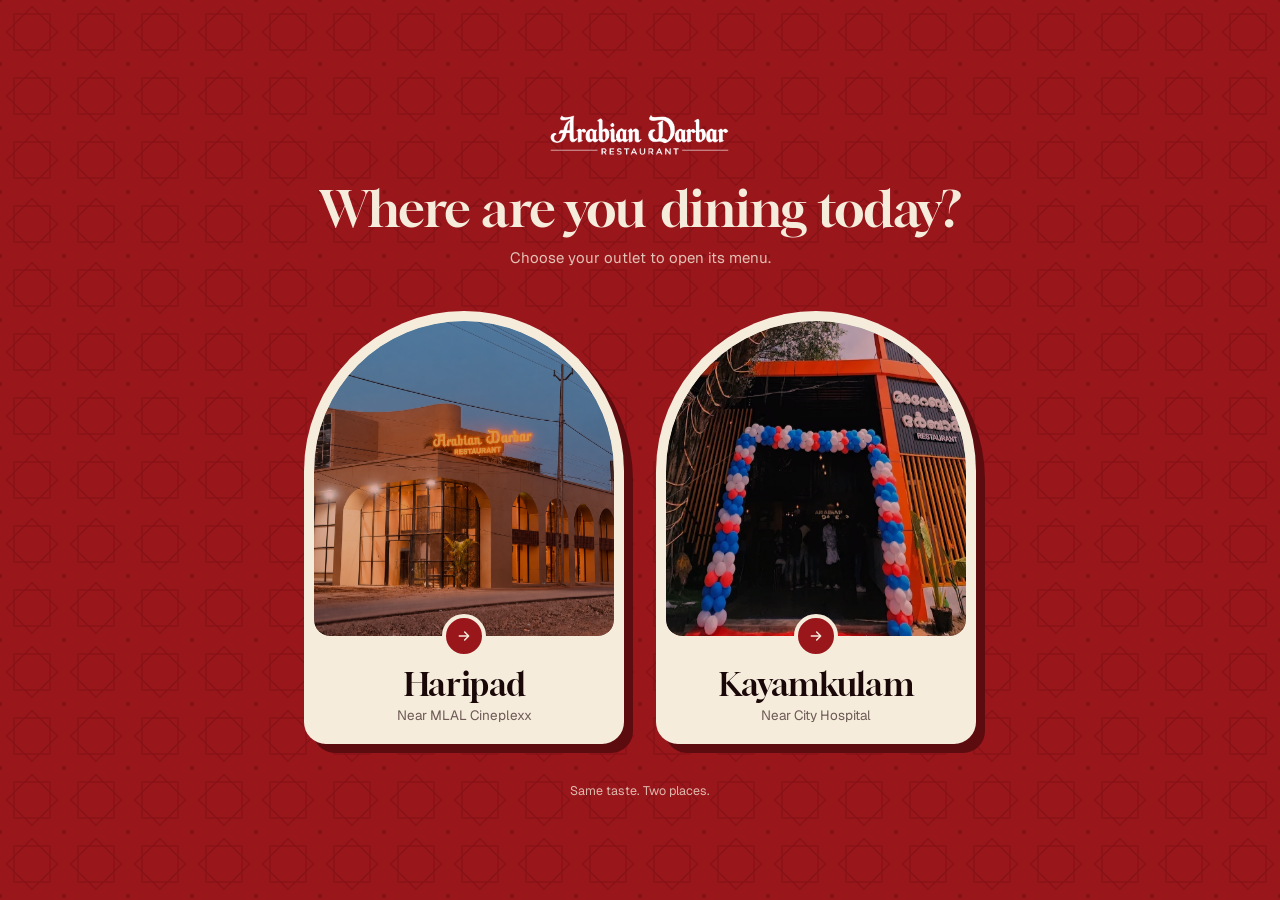
<file: outlet_select.html>
<!DOCTYPE html>
<html lang="en">
<head>
<meta charset="UTF-8">
<meta name="viewport" content="width=device-width, initial-scale=1, viewport-fit=cover">
<meta name="theme-color" content="#99161B">
<title>Choose Outlet – Arabian Darbar</title>

<link href="https://fonts.googleapis.com/" rel="preconnect">
<link href="https://fonts.gstatic.com/" rel="preconnect" crossorigin="anonymous">
<link href="https://fonts.googleapis.com/css2?family=Gloock&family=Geist:wght@400;500;600&display=swap" rel="stylesheet">

<style>
  :root{
    --brand:      #99161B;   /* Darbar red – the page itself      */
    --brand-deep: #5c0b0f;   /* flat offset shadow                */
    --brand-line: #851217;   /* pattern lines, barely there       */
    --cream:      #f6ecdc;
    --ink:        #1a0708;
    --ink-soft:   #6d5a55;
    --curtain:    #0a0a0a;   /* colour the page fades to on click */

    --pad: 20px;
    --gap: 12px;

    --ease-out:  cubic-bezier(.16, 1, .3, 1);
    --ease-io:   cubic-bezier(.7, 0, .2, 1);
    --ease-back: cubic-bezier(.34, 1.56, .64, 1);
  }

  *{ box-sizing: border-box; -webkit-tap-highlight-color: transparent; }

  html, body{ margin: 0; min-height: 100%; }

  body{
    background: var(--brand);
    color: var(--cream);
    font-family: 'Geist', system-ui, -apple-system, 'Segoe UI', sans-serif;
    min-height: 100dvh;
    display: flex;
    flex-direction: column;
    align-items: center;
    justify-content: center;
    padding:
      calc(32px + env(safe-area-inset-top, 0px))
      calc(var(--pad) + env(safe-area-inset-right, 0px))
      calc(28px + env(safe-area-inset-bottom, 0px))
      calc(var(--pad) + env(safe-area-inset-left, 0px));
    overflow-x: hidden;
    -webkit-font-smoothing: antialiased;
  }

  /* ------------------------------------------------------------
     Background: flat eight-point star lattice, drifting slowly.
     Oversized + transform-only so the drift stays on the GPU.
  ------------------------------------------------------------ */
  .pattern{
    position: fixed;
    inset: -64px;
    z-index: 0;
    pointer-events: none;
    background-image: url("data:image/svg+xml,%3Csvg xmlns='http://www.w3.org/2000/svg' width='64' height='64' viewBox='0 0 64 64'%3E%3Cg fill='none' stroke='%23851217' stroke-width='1.2'%3E%3Crect x='14' y='14' width='36' height='36'/%3E%3Crect x='14' y='14' width='36' height='36' transform='rotate(45 32 32)'/%3E%3C/g%3E%3Cg fill='%23851217'%3E%3Ccircle cx='0' cy='0' r='2.2'/%3E%3Ccircle cx='64' cy='0' r='2.2'/%3E%3Ccircle cx='0' cy='64' r='2.2'/%3E%3Ccircle cx='64' cy='64' r='2.2'/%3E%3C/g%3E%3C/svg%3E");
    background-size: 64px 64px;
    animation:
      patternIn 1.6s ease .1s backwards,
      drift 60s linear infinite;
  }

  @keyframes patternIn{ from{ opacity: 0; } }
  @keyframes drift{ to{ transform: translate3d(64px, 64px, 0); } }

  .stage{
    position: relative;
    z-index: 1;
    width: 100%;
    display: flex;
    flex-direction: column;
    align-items: center;
  }

  /* ------------------------------------------------------------
     Header
  ------------------------------------------------------------ */
  .head{
    text-align: center;
    margin-bottom: 36px;
    transition: opacity .35s ease, transform .35s ease;
  }

  .logo{
    display: block;
    height: 54px;
    width: auto;
    margin: 0 auto 18px;
    filter: brightness(0) invert(1);
    animation: drop .9s var(--ease-out) .15s backwards;
  }

  @keyframes drop{
    from{ opacity: 0; transform: translateY(-16px) scale(.94); }
  }

  .title{
    margin: 0;
    font-family: 'Gloock', Georgia, 'Times New Roman', serif;
    font-weight: 400;
    font-size: clamp(32px, 9vw, 50px);
    line-height: 1.02;
    letter-spacing: -0.01em;
    text-wrap: balance;
  }

  /* each line sits in a mask so the text slides up out of nothing */
  .line{
    display: block;
    overflow: hidden;
    padding-bottom: .14em;
    margin-bottom: -.14em;
  }

  .line > span{
    display: block;
    animation: lineUp 1s var(--ease-out) backwards;
  }

  .line:nth-child(1) > span{ animation-delay: .35s; }
  .line:nth-child(2) > span{ animation-delay: .5s; }

  @keyframes lineUp{
    from{ transform: translateY(115%); }
  }

  .sub{
    margin: 14px 0 0;
    font-size: 14px;
    color: rgba(246, 236, 220, .8);
    animation: fade .8s ease .85s backwards;
  }

  @keyframes fade{ from{ opacity: 0; } }

  /* ------------------------------------------------------------
     The two doorways
  ------------------------------------------------------------ */
  .cards{
    --cw: min(300px, calc((100vw - 2 * var(--pad) - var(--gap) - 8px) / 2));
    display: grid;
    grid-template-columns: repeat(2, var(--cw));
    gap: var(--gap);
    justify-content: center;
  }

  .card{
    --d: .8s;                       /* entrance delay */
    position: relative;
    display: block;
    width: var(--cw);
    padding: 8px 8px 18px;
    background: var(--cream);
    color: var(--ink);
    text-decoration: none;
    border-radius: calc(var(--cw) / 2) calc(var(--cw) / 2) 22px 22px;
    box-shadow: 7px 7px 0 var(--brand-deep);
    transition:
      transform .35s var(--ease-out),
      box-shadow .35s var(--ease-out),
      opacity .4s ease;
    animation: doorRise 1.1s var(--ease-out) var(--d) backwards;
    -webkit-user-select: none;
    user-select: none;
  }

  .card:nth-child(2){ --d: .95s; }

  /* rises from the floor like a door being pulled up */
  @keyframes doorRise{
    from{
      clip-path: inset(100% -30px -30px -30px);
      transform: translateY(36px);
    }
    to{
      clip-path: inset(-30px);
      transform: translateY(0);
    }
  }

  .media{ position: relative; }

.arch{
  position: relative;
  overflow: hidden;
  isolation: isolate;
  transform: translateZ(0);                                  /* NEW */
  -webkit-mask-image: -webkit-radial-gradient(white, black); /* NEW */
  mask-image: radial-gradient(white, black);                 /* NEW */
  aspect-ratio: 5 / 6;
  background: #050505;
  border-radius:
    calc(var(--cw) / 2 - 8px) calc(var(--cw) / 2 - 8px) 14px 14px;
}

.img-wrap,
.arch img,
.arch::after{
  border-radius: inherit;
}

  .img-wrap{
    position: absolute;
    inset: 0;
    animation: imgSettle 1.8s var(--ease-out) calc(var(--d) + .1s) backwards;
  }

  @keyframes imgSettle{
    from{ transform: scale(1.4); }
  }

  .arch img{
    display: block;
    width: 100%;
    height: 100%;
    object-fit: cover;
    transform: translate3d(calc(var(--px, 0) * -14px), calc(var(--py, 0) * -14px), 0) scale(1.02);
    transition: transform .6s var(--ease-out);
  }

  /* brand tint that lifts on hover, so the food comes back to full colour */
  .arch::after{
    content: "";
    position: absolute;
    inset: 0;
    background: var(--brand);
    mix-blend-mode: multiply;
    opacity: .34;
    transition: opacity .5s ease;
  }

  /* the knob on the door */
  .go{
    position: absolute;
    left: calc(50% - 22px);
    bottom: -22px;
    width: 44px;
    height: 44px;
    display: grid;
    place-items: center;
    overflow: hidden;
    border-radius: 50%;
    border: 4px solid var(--cream);
    background: var(--brand);
    color: var(--cream);
    transition: background .3s ease, transform .4s var(--ease-out);
    animation: pop .6s var(--ease-back) calc(var(--d) + .75s) backwards;
  }

  .go svg{ width: 16px; height: 16px; display: block; }

  @keyframes pop{
    from{ transform: scale(0); }
  }

  .info{
    display: flex;
    flex-direction: column;
    align-items: center;
    gap: 4px;
    padding: 32px 6px 0;
    text-align: center;
    animation: fade .8s ease calc(var(--d) + .55s) backwards;
  }

  .place{
    font-family: 'Gloock', Georgia, 'Times New Roman', serif;
    font-weight: 400;
    font-size: clamp(19px, 6vw, 30px);
    line-height: 1.05;
    letter-spacing: -0.01em;
    color: var(--ink);
  }

  .area{
    font-size: 12.5px;
    line-height: 1.35;
    color: var(--ink-soft);
    text-wrap: balance;
  }

  /* hover / focus / press */
  .card:focus-visible{
    outline: 3px solid var(--cream);
    outline-offset: 6px;
  }

  @media (hover: hover){
    .card:hover,
    .card:focus-visible{
      transform: translate(4px, 4px);
      box-shadow: 3px 3px 0 var(--brand-deep);
    }
    .card:hover .arch img,
    .card:focus-visible .arch img{
      transform: translate3d(calc(var(--px, 0) * -14px), calc(var(--py, 0) * -14px), 0) scale(1.14);
    }
    .card:hover .arch::after,
    .card:focus-visible .arch::after{ opacity: 0; }
    .card:hover .go,
    .card:focus-visible .go{
      background: var(--ink);
      transform: scale(1.1);
    }
    .card:hover .go svg,
    .card:focus-visible .go svg{
      animation: arrowThrough .55s var(--ease-out);
    }
  }

  @keyframes arrowThrough{
    0%   { transform: translateX(0); opacity: 1; }
    45%  { transform: translateX(24px); opacity: 0; }
    46%  { transform: translateX(-24px); opacity: 0; }
    100% { transform: translateX(0); opacity: 1; }
  }

  @media (hover: none){
    .arch::after{ opacity: .18; }
  }

  .card:active{
    transform: translate(6px, 6px);
    box-shadow: 1px 1px 0 var(--brand-deep);
  }
  .card:active .arch::after{ opacity: 0; }

  /* ------------------------------------------------------------
     Footer
  ------------------------------------------------------------ */
  .foot{
    margin: 38px 0 0;
    font-size: 12.5px;
    text-align: center;
    color: rgba(246, 236, 220, .75);
    transition: opacity .35s ease, transform .35s ease;
    animation: fade .9s ease 1.7s backwards;
  }

  /* ------------------------------------------------------------
     Click-through: the chosen arch grows to fill the screen
  ------------------------------------------------------------ */
  .curtain{
    position: fixed;
    z-index: 50;
    overflow: hidden;
    pointer-events: none;
    background: var(--curtain);
      isolation: isolate;
    transform: translateZ(0);
    -webkit-mask-image: -webkit-radial-gradient(white, black);
  }

  .curtain img{
    position: absolute;
    inset: 0;
    width: 100%;
    height: 100%;
    object-fit: cover;
    display: block;
  }

  .curtain .veil{
    position: absolute;
    inset: 0;
    background: var(--curtain);
    opacity: 0;
  }

  body.leaving .head,
  body.leaving .foot{
    opacity: 0;
    transform: translateY(-10px);
  }

  body.leaving .card:not(.is-chosen){
    opacity: 0;
    transform: scale(.94) translateY(12px);
  }

  /* ------------------------------------------------------------
     Larger screens
  ------------------------------------------------------------ */
  @media (min-width: 720px){
    :root{ --gap: 32px; }

    .cards{ --cw: 320px; }
    .card{ padding: 10px 10px 20px; box-shadow: 9px 9px 0 var(--brand-deep); }
    .arch{
      aspect-ratio: 1 / 1.05;
      border-radius:
        calc(var(--cw) / 2 - 10px) calc(var(--cw) / 2 - 10px) 16px 16px;
    }
    .place{ font-size: 32px; }
    .area{ font-size: 13.5px; }
    .head{ margin-bottom: 44px; }
    .logo{ height: 60px; }
    .sub{ font-size: 15px; }

    /* one line on wide screens */
    .title{
      display: flex;
      justify-content: center;
      gap: .28em;
    }
  }

  @media (prefers-reduced-motion: reduce){
    *, *::before, *::after{
      animation: none !important;
      transition-duration: .01ms !important;
    }
  }
</style>
</head>
<body>

  <div class="pattern" aria-hidden="true"></div>

  <main class="stage">

    <header class="head">
      <img class="logo" src="./index_files/img/logo.png" alt="Arabian Darbar">
      <h1 class="title">
        <span class="line"><span>Where are you</span></span>
        <span class="line"><span>dining today?</span></span>
      </h1>
      <p class="sub">Choose your outlet to open its menu.</p>
    </header>

    <nav class="cards" aria-label="Outlets">

      <a class="card" href="./menu.html">
        <div class="media">
          <div class="arch">
            <div class="img-wrap">
              <img src="./index_files/img/outdoor.png" alt="" decoding="async">
            </div>
          </div>
          <span class="go" aria-hidden="true">
            <svg viewBox="0 0 24 24" fill="none" stroke="currentColor" stroke-width="2.2" stroke-linecap="round" stroke-linejoin="round"><path d="M5 12h14M13 6l6 6-6 6"/></svg>
          </span>
        </div>
        <div class="info">
          <span class="place">Haripad</span>
          <span class="area">Near MLAL Cineplexx</span>
        </div>
      </a>

      <a class="card" href="./menu_kylm.html">
        <div class="media">
          <div class="arch">
            <div class="img-wrap">
              <img src="./index_files/img/arab-kylm.png" alt="" decoding="async">
            </div>
          </div>
          <span class="go" aria-hidden="true">
            <svg viewBox="0 0 24 24" fill="none" stroke="currentColor" stroke-width="2.2" stroke-linecap="round" stroke-linejoin="round"><path d="M5 12h14M13 6l6 6-6 6"/></svg>
          </span>
        </div>
        <div class="info">
          <span class="place">Kayamkulam</span>
          <span class="area">Near City Hospital </span>
        </div>
      </a>

    </nav>

    <p class="foot">Same taste. Two places.</p>

  </main>

<script>
(function () {
  var reduce = window.matchMedia('(prefers-reduced-motion: reduce)');
  var finePointer = window.matchMedia('(hover: hover) and (pointer: fine)');
  var cards = Array.prototype.slice.call(document.querySelectorAll('.card'));
  var leaving = false;

  /* Warm up the menu page as soon as someone shows intent */
  cards.forEach(function (card) {
    var done = false;
    function warm() {
      if (done) return;
      done = true;
      var l = document.createElement('link');
      l.rel = 'prefetch';
      l.href = card.href;
      document.head.appendChild(l);
    }
    ['pointerenter', 'focus', 'touchstart'].forEach(function (ev) {
      card.addEventListener(ev, warm, { passive: true });
    });
  });

  /* Photo drifts against the cursor inside the arch (desktop only) */
  if (finePointer.matches && !reduce.matches) {
    cards.forEach(function (card) {
      card.addEventListener('pointermove', function (e) {
        var r = card.getBoundingClientRect();
        card.style.setProperty('--px', ((e.clientX - r.left) / r.width - 0.5).toFixed(3));
        card.style.setProperty('--py', ((e.clientY - r.top) / r.height - 0.5).toFixed(3));
      });
      card.addEventListener('pointerleave', function () {
        card.style.setProperty('--px', 0);
        card.style.setProperty('--py', 0);
      });
    });
  }

  /* Chosen arch grows to fill the screen, then the menu opens */
  function open(card) {
    if (leaving) return;
    leaving = true;

    var href = card.href;
    var arch = card.querySelector('.arch');
    var img = card.querySelector('img');
    var r = arch.getBoundingClientRect();
    var rad = r.width / 2;

    var from = {
      top: r.top + 'px',
      left: r.left + 'px',
      width: r.width + 'px',
      height: r.height + 'px',
      borderRadius: rad + 'px ' + rad + 'px 14px 14px'
    };
    var to = {
      top: '0px',
      left: '0px',
      width: document.documentElement.clientWidth + 'px',
      height: window.innerHeight + 'px',
      borderRadius: '0px 0px 0px 0px'
    };

    var curtain = document.createElement('div');
    curtain.className = 'curtain';
    Object.keys(from).forEach(function (k) { curtain.style[k] = from[k]; });

    var clone = img.cloneNode();
    clone.className = '';
    clone.removeAttribute('style');
    clone.setAttribute('aria-hidden', 'true');

    var veil = document.createElement('span');
    veil.className = 'veil';

    curtain.appendChild(clone);
    curtain.appendChild(veil);
    document.body.appendChild(curtain);

    card.classList.add('is-chosen');
    document.body.classList.add('leaving');

    var grow = curtain.animate([from, to], {
      duration: 720,
      easing: 'cubic-bezier(.7, 0, .2, 1)',
      fill: 'forwards'
    });
    veil.animate([{ opacity: 0 }, { opacity: 1 }], {
      duration: 380,
      delay: 380,
      easing: 'ease-in',
      fill: 'forwards'
    });

    var went = false;
    function go() { if (went) return; went = true; window.location.href = href; }
    grow.onfinish = go;
    setTimeout(go, 1400); /* safety net */
  }

  cards.forEach(function (card) {
    card.addEventListener('click', function (e) {
      if (e.defaultPrevented || e.button !== 0) return;
      if (e.metaKey || e.ctrlKey || e.shiftKey || e.altKey) return;
      if (reduce.matches || !card.querySelector('.arch').animate) return;
      e.preventDefault();
      open(card);
    });
  });

  /* Back button restores the page from cache – clean up the curtain */
  window.addEventListener('pageshow', function (e) {
    if (!e.persisted) return;
    leaving = false;
    document.body.classList.remove('leaving');
    cards.forEach(function (c) { c.classList.remove('is-chosen'); });
    var stale = document.querySelectorAll('.curtain');
    Array.prototype.forEach.call(stale, function (n) { n.remove(); });
  });
})();
</script>

</body>
</html>
</file>
